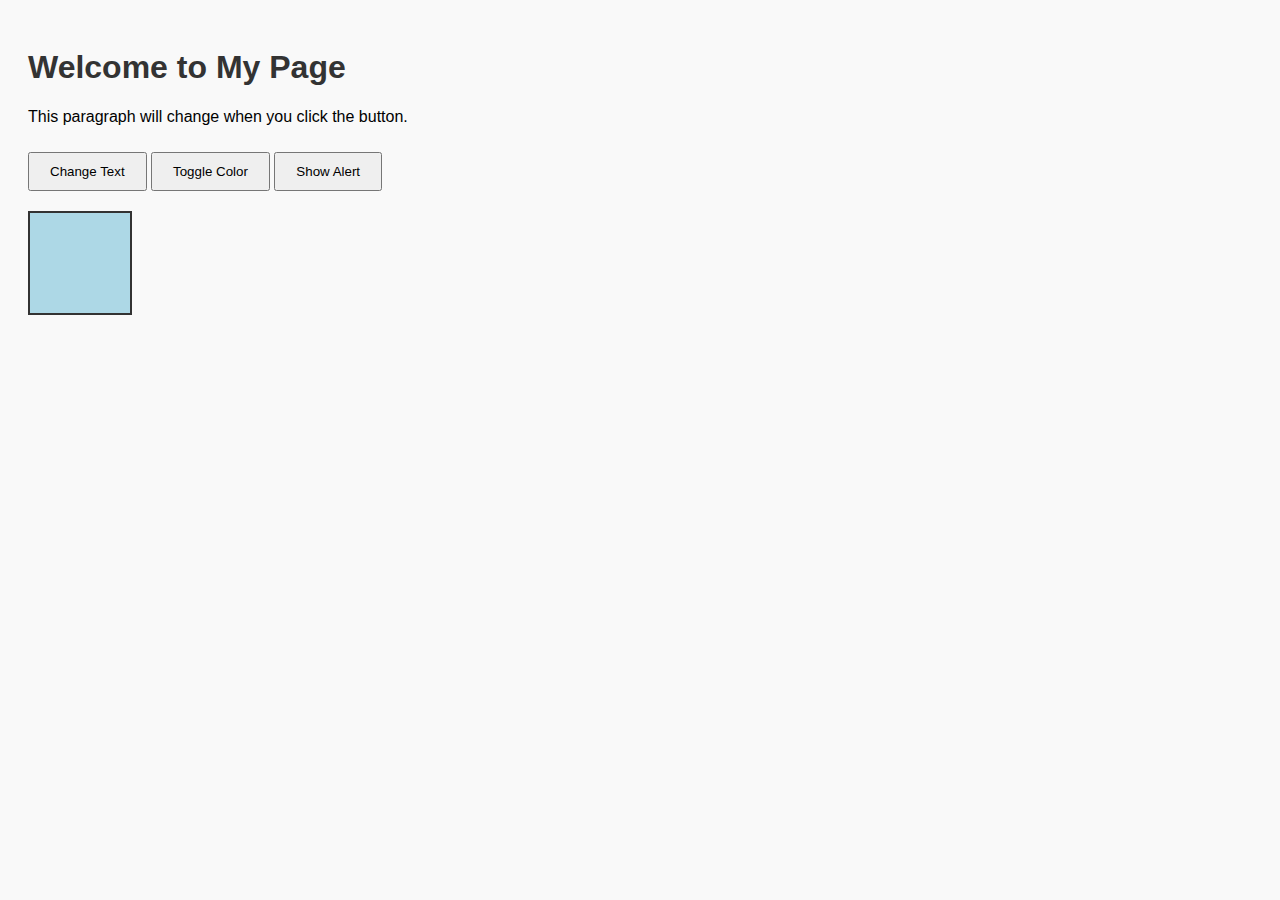
<file: index.html>
<!DOCTYPE html>
<html lang="en">
<head>
    <meta charset="UTF-8">
    <meta name="viewport" content="width=device-width, initial-scale=1.0">
    <title>HTML + JavaScript Example</title>
    <style>
        body {
            font-family: Arial, sans-serif;
            padding: 20px;
            background-color: #f9f9f9;
        }
        h1 {
            color: #333;
        }
        button {
            padding: 10px 20px;
            margin-top: 10px;
            cursor: pointer;
        }
        #colorBox {
            width: 100px;
            height: 100px;
            background-color: lightblue;
            margin-top: 20px;
            border: 2px solid #333;
        }
    </style>
</head>
<body>

    <h1 id="title">Welcome to My Page</h1>
    <p id="paragraph">This paragraph will change when you click the button.</p>

    <button onclick="changeText()">Change Text</button>
    <button onclick="toggleColor()">Toggle Color</button>
    <button onclick="showAlert()">Show Alert</button>

    <div id="colorBox"></div>

    <script>
        // Function to change the text of the paragraph
        function changeText() {
            document.getElementById('paragraph').innerText = "The text has been changed!";
            document.getElementById('title').innerText = "Text Changed!";
        }

        // Function to toggle the color of the box
        function toggleColor() {
            const box = document.getElementById('colorBox');
            if (box.style.backgroundColor === 'lightblue') {
                box.style.backgroundColor = 'lightgreen';
            } else {
                box.style.backgroundColor = 'lightblue';
            }
        }

        // Function to show an alert
        function showAlert() {
            alert('Hello! This is an alert from JavaScript.');
        }
    </script>

</body>
</html>
</file>
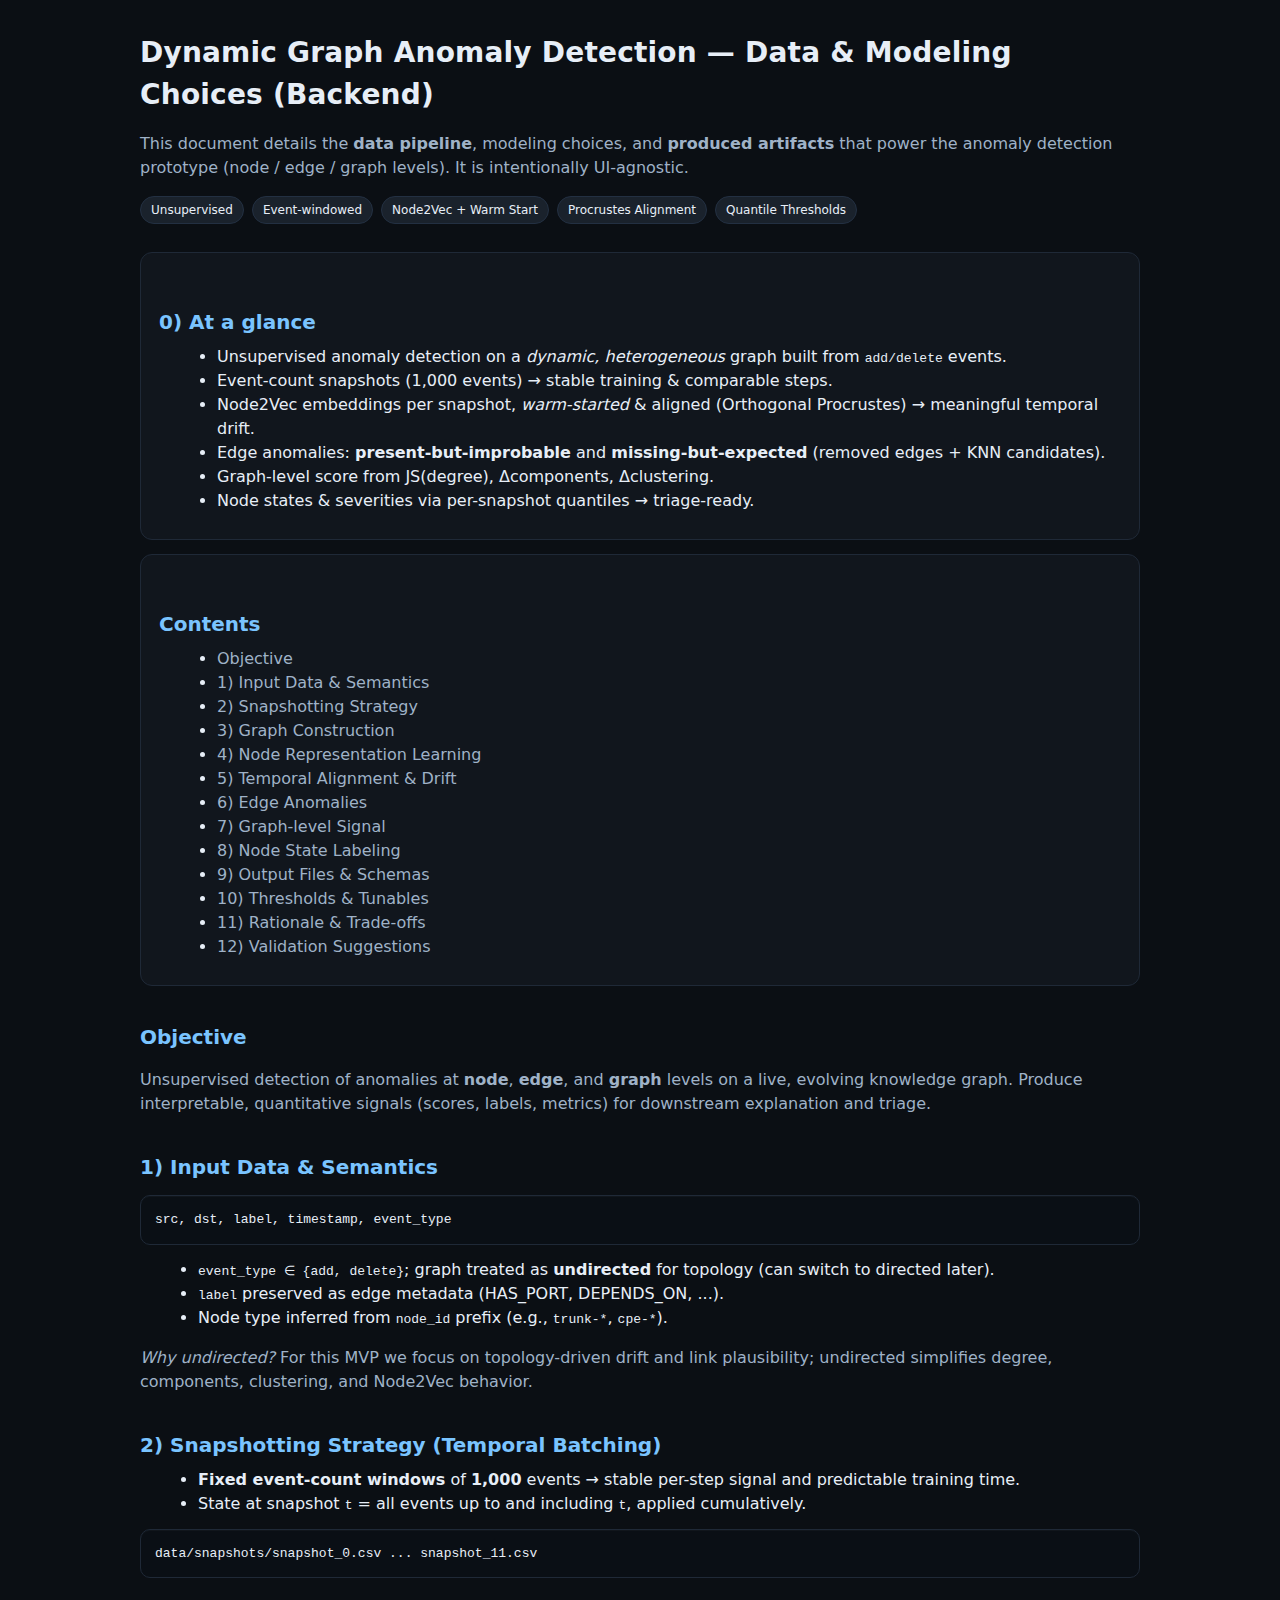
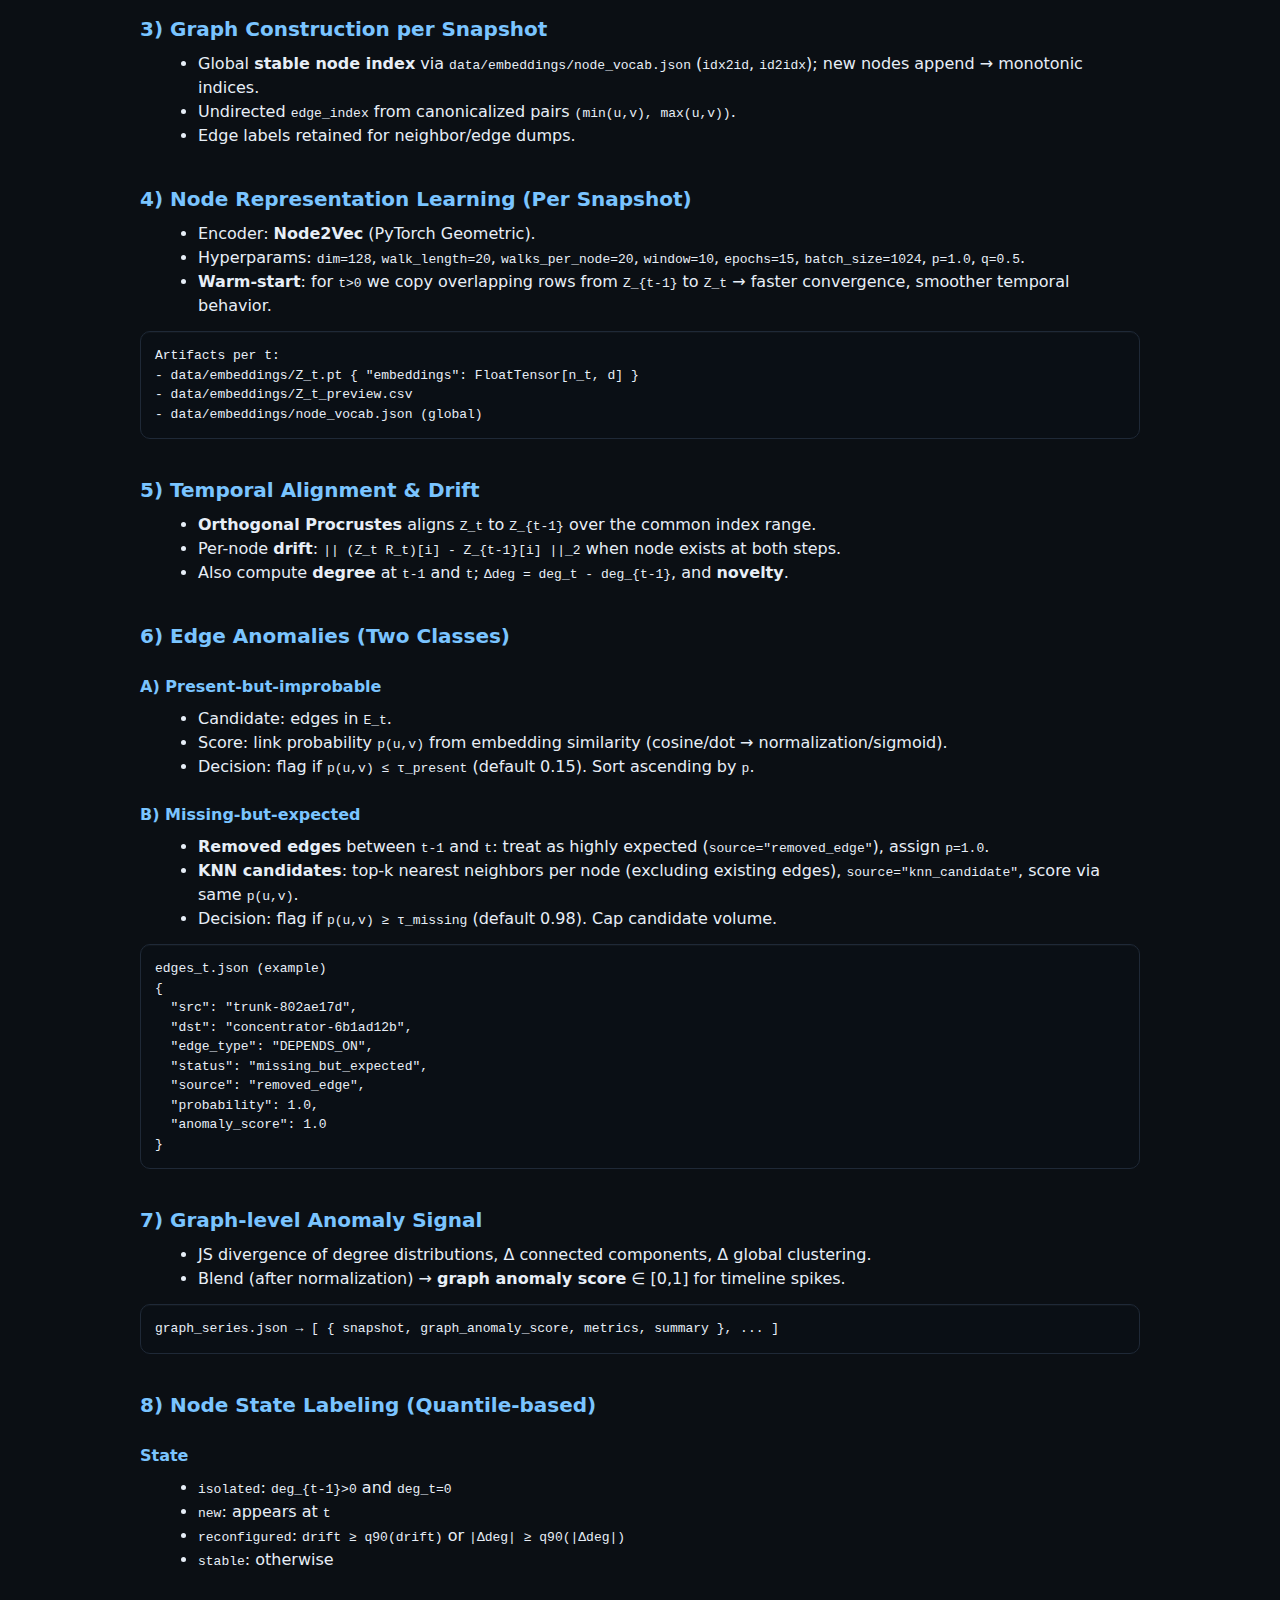
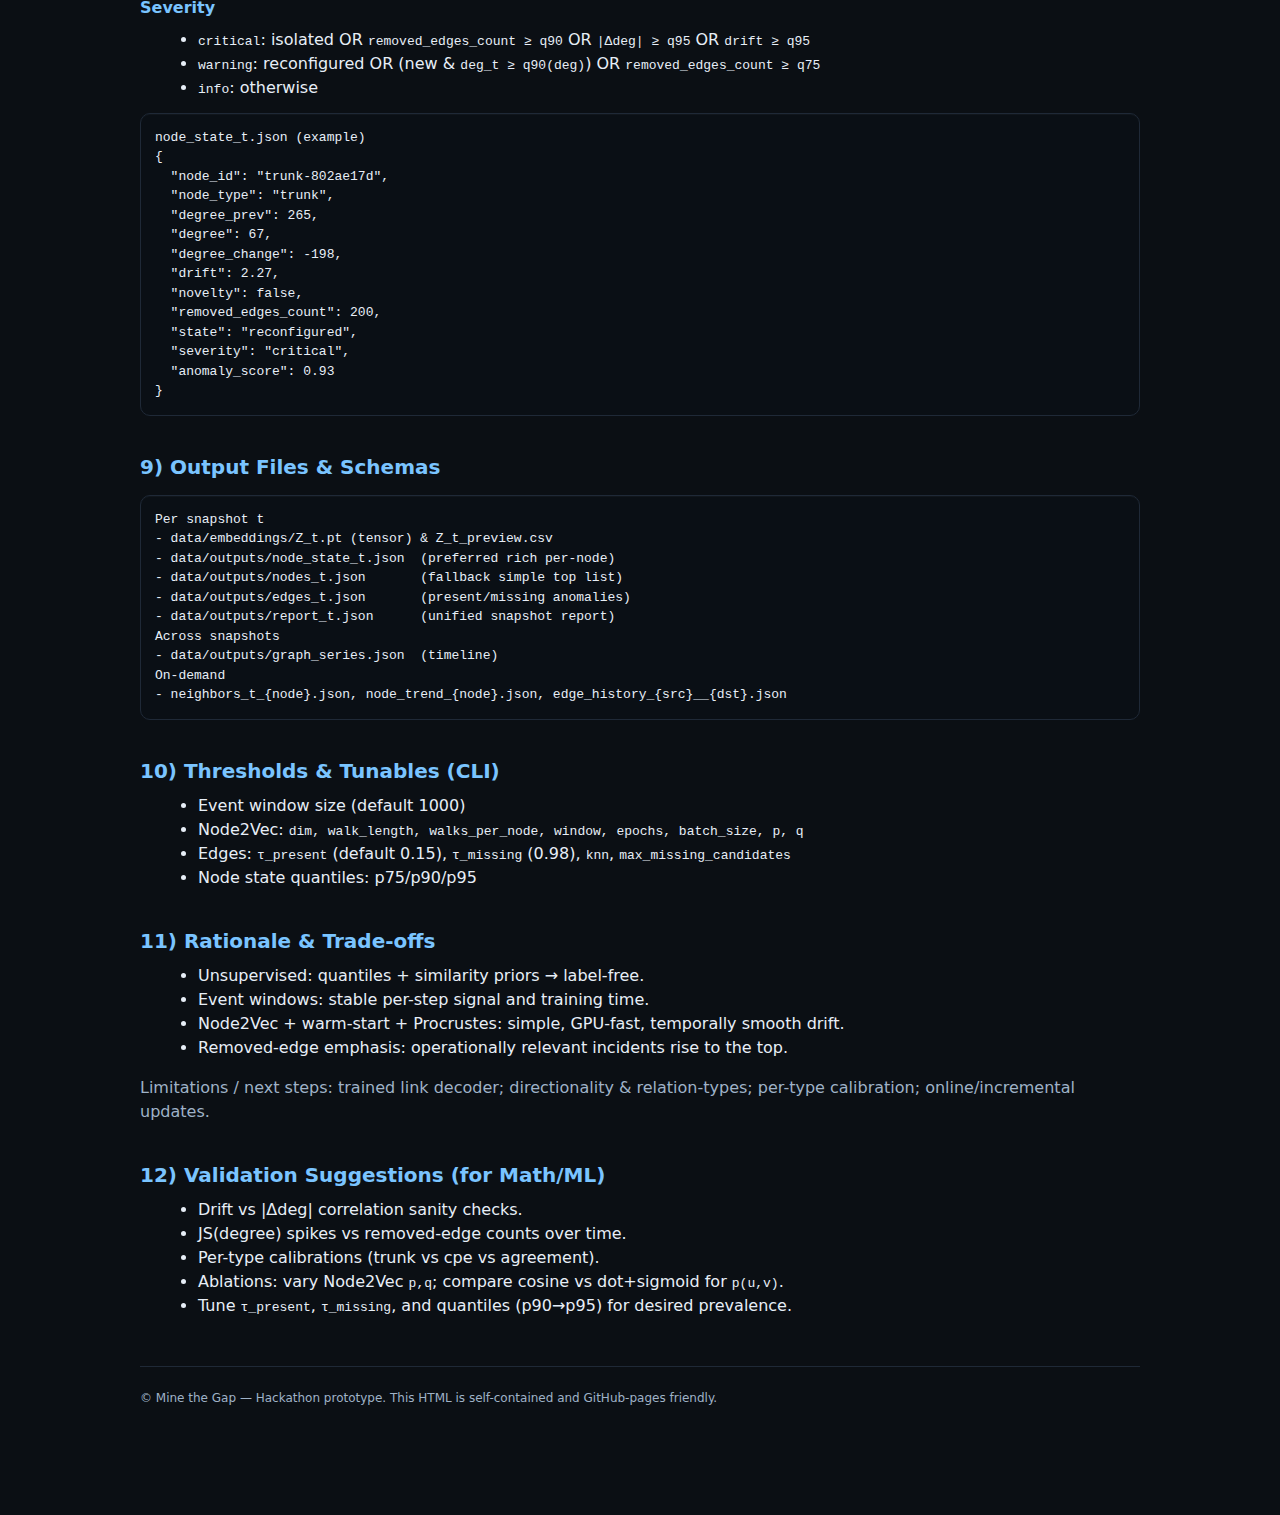
<file: brainstorming1.html>
<!doctype html>
<html lang="en">
<head>
  <meta charset="utf-8" />
  <meta name="viewport" content="width=device-width, initial-scale=1" />
  <title>Dynamic Graph Anomaly Detection — Data & Modeling Choices (Backend)</title>
  <style>
    :root {
      --bg: #0b0f14;
      --card: #11161d;
      --text: #e7eef7;
      --muted: #9fb2c7;
      --accent: #7ac4ff;
      --chip: #1a222c;
      --green: #4ade80;
      --amber: #f59e0b;
      --red: #ef4444;
      --mono: ui-monospace, SFMono-Regular, Menlo, Monaco, Consolas, "Liberation Mono", "Courier New", monospace;
      --sans: ui-sans-serif, system-ui, -apple-system, Segoe UI, Roboto, Ubuntu, Cantarell, Noto Sans, Helvetica, Arial, "Apple Color Emoji", "Segoe UI Emoji";
    }
    html, body { background: var(--bg); color: var(--text); margin: 0; font-family: var(--sans); line-height: 1.5; }
    .wrap { max-width: 1000px; margin: 0 auto; padding: 32px 20px 96px; }
    header { margin-bottom: 28px; }
    h1 { font-size: 28px; margin: 0 0 8px; letter-spacing: .2px; }
    h2 { margin: 36px 0 8px; font-size: 20px; color: var(--accent); }
    h3 { margin: 24px 0 6px; font-size: 16px; color: var(--accent); }
    p { color: var(--muted); }
    .card { background: var(--card); border: 1px solid #1f2937; border-radius: 12px; padding: 18px 18px; margin: 14px 0; }
    .grid { display: grid; gap: 14px; grid-template-columns: repeat(12, 1fr); }
    .col-6 { grid-column: span 6; }
    .col-12 { grid-column: span 12; }
    .chips { display:flex; flex-wrap: wrap; gap:8px; margin-top:8px; }
    .chip { background: var(--chip); border: 1px solid #233042; color: var(--text); padding: 4px 10px; border-radius: 999px; font-size: 12px; }
    code, pre { font-family: var(--mono); font-size: 13px; }
    pre { background: #0a0f15; color: var(--text); border:1px solid #1f2937; border-radius: 10px; padding: 14px; overflow: auto; box-shadow: inset 0 1px 0 rgba(255,255,255,.03); }
    kbd { font-family: var(--mono); background:#0f1720; border:1px solid #293548; border-radius:6px; padding:2px 6px; }
    a { color: var(--accent); text-decoration: none; }
    a:hover { text-decoration: underline; }
    ul { margin: 8px 0 8px 18px; }
    .toc a { color: var(--muted); }
    .muted { color: var(--muted); }
    .ok { color: var(--green); }
    .warn { color: var(--amber); }
    .crit { color: var(--red); }
    .footer { margin-top: 48px; font-size: 12px; color: var(--muted); }
    .hr { height:1px; background:#1f2937; margin: 22px 0; border:0; }
    @media (max-width: 900px) { .col-6 { grid-column: span 12; } }
  </style>
</head>
<body>
  <div class="wrap">
    <header>
      <h1>Dynamic Graph Anomaly Detection — Data & Modeling Choices (Backend)</h1>
      <p class="muted">This document details the <strong>data pipeline</strong>, modeling choices, and <strong>produced artifacts</strong> that power the anomaly detection prototype (node / edge / graph levels). It is intentionally UI-agnostic.</p>
      <div class="chips">
        <span class="chip">Unsupervised</span>
        <span class="chip">Event-windowed</span>
        <span class="chip">Node2Vec + Warm Start</span>
        <span class="chip">Procrustes Alignment</span>
        <span class="chip">Quantile Thresholds</span>
      </div>
    </header>

    <div class="card">
      <h2 id="at-a-glance">0) At a glance</h2>
      <ul>
        <li>Unsupervised anomaly detection on a <em>dynamic, heterogeneous</em> graph built from <code>add/delete</code> events.</li>
        <li>Event-count snapshots (1,000 events) → stable training & comparable steps.</li>
        <li>Node2Vec embeddings per snapshot, <em>warm-started</em> & aligned (Orthogonal Procrustes) → meaningful temporal drift.</li>
        <li>Edge anomalies: <strong>present-but-improbable</strong> and <strong>missing-but-expected</strong> (removed edges + KNN candidates).</li>
        <li>Graph-level score from JS(degree), Δcomponents, Δclustering.</li>
        <li>Node states & severities via per-snapshot quantiles → triage-ready.</li>
      </ul>
    </div>

    <div class="card toc">
      <h2>Contents</h2>
      <ul>
        <li><a href="#objective">Objective</a></li>
        <li><a href="#input">1) Input Data & Semantics</a></li>
        <li><a href="#snapshots">2) Snapshotting Strategy</a></li>
        <li><a href="#graph-build">3) Graph Construction</a></li>
        <li><a href="#embeddings">4) Node Representation Learning</a></li>
        <li><a href="#alignment">5) Temporal Alignment & Drift</a></li>
        <li><a href="#edges">6) Edge Anomalies</a></li>
        <li><a href="#graph">7) Graph-level Signal</a></li>
        <li><a href="#node-state">8) Node State Labeling</a></li>
        <li><a href="#outputs">9) Output Files & Schemas</a></li>
        <li><a href="#thresholds">10) Thresholds & Tunables</a></li>
        <li><a href="#rationale">11) Rationale & Trade-offs</a></li>
        <li><a href="#validation">12) Validation Suggestions</a></li>
      </ul>
    </div>

    <section id="objective">
      <h2>Objective</h2>
      <p>Unsupervised detection of anomalies at <strong>node</strong>, <strong>edge</strong>, and <strong>graph</strong> levels on a live, evolving knowledge graph. Produce interpretable, quantitative signals (scores, labels, metrics) for downstream explanation and triage.</p>
    </section>

    <section id="input">
      <h2>1) Input Data & Semantics</h2>
      <pre><code>src, dst, label, timestamp, event_type</code></pre>
      <ul>
        <li><code>event_type ∈ {add, delete}</code>; graph treated as <strong>undirected</strong> for topology (can switch to directed later).</li>
        <li><code>label</code> preserved as edge metadata (HAS_PORT, DEPENDS_ON, ...).</li>
        <li>Node type inferred from <code>node_id</code> prefix (e.g., <code>trunk-*</code>, <code>cpe-*</code>).</li>
      </ul>
      <p class="muted"><em>Why undirected?</em> For this MVP we focus on topology-driven drift and link plausibility; undirected simplifies degree, components, clustering, and Node2Vec behavior.</p>
    </section>

    <section id="snapshots">
      <h2>2) Snapshotting Strategy (Temporal Batching)</h2>
      <ul>
        <li><strong>Fixed event-count windows</strong> of <strong>1,000</strong> events → stable per-step signal and predictable training time.</li>
        <li>State at snapshot <code>t</code> = all events up to and including <code>t</code>, applied cumulatively.</li>
      </ul>
      <pre><code>data/snapshots/snapshot_0.csv ... snapshot_11.csv</code></pre>
    </section>

    <section id="graph-build">
      <h2>3) Graph Construction per Snapshot</h2>
      <ul>
        <li>Global <strong>stable node index</strong> via <code>data/embeddings/node_vocab.json</code> (<code>idx2id</code>, <code>id2idx</code>); new nodes append → monotonic indices.</li>
        <li>Undirected <code>edge_index</code> from canonicalized pairs <code>(min(u,v), max(u,v))</code>.</li>
        <li>Edge labels retained for neighbor/edge dumps.</li>
      </ul>
    </section>

    <section id="embeddings">
      <h2>4) Node Representation Learning (Per Snapshot)</h2>
      <ul>
        <li>Encoder: <strong>Node2Vec</strong> (PyTorch Geometric).</li>
        <li>Hyperparams: <code>dim=128</code>, <code>walk_length=20</code>, <code>walks_per_node=20</code>, <code>window=10</code>, <code>epochs=15</code>, <code>batch_size=1024</code>, <code>p=1.0</code>, <code>q=0.5</code>.</li>
        <li><strong>Warm-start</strong>: for <code>t&gt;0</code> we copy overlapping rows from <code>Z_{t-1}</code> to <code>Z_t</code> → faster convergence, smoother temporal behavior.</li>
      </ul>
      <pre><code>Artifacts per t:
- data/embeddings/Z_t.pt { "embeddings": FloatTensor[n_t, d] }
- data/embeddings/Z_t_preview.csv
- data/embeddings/node_vocab.json (global)</code></pre>
    </section>

    <section id="alignment">
      <h2>5) Temporal Alignment & Drift</h2>
      <ul>
        <li><strong>Orthogonal Procrustes</strong> aligns <code>Z_t</code> to <code>Z_{t-1}</code> over the common index range.</li>
        <li>Per-node <strong>drift</strong>: <code>|| (Z_t R_t)[i] - Z_{t-1}[i] ||_2</code> when node exists at both steps.</li>
        <li>Also compute <strong>degree</strong> at <code>t-1</code> and <code>t</code>; <code>Δdeg = deg_t - deg_{t-1}</code>, and <strong>novelty</strong>.</li>
      </ul>
    </section>

    <section id="edges">
      <h2>6) Edge Anomalies (Two Classes)</h2>
      <h3>A) Present-but-improbable</h3>
      <ul>
        <li>Candidate: edges in <code>E_t</code>.</li>
        <li>Score: link probability <code>p(u,v)</code> from embedding similarity (cosine/dot → normalization/sigmoid).</li>
        <li>Decision: flag if <code>p(u,v) ≤ τ_present</code> (default 0.15). Sort ascending by <code>p</code>.</li>
      </ul>

      <h3>B) Missing-but-expected</h3>
      <ul>
        <li><strong>Removed edges</strong> between <code>t-1</code> and <code>t</code>: treat as highly expected (<code>source="removed_edge"</code>), assign <code>p=1.0</code>.</li>
        <li><strong>KNN candidates</strong>: top-k nearest neighbors per node (excluding existing edges), <code>source="knn_candidate"</code>, score via same <code>p(u,v)</code>.</li>
        <li>Decision: flag if <code>p(u,v) ≥ τ_missing</code> (default 0.98). Cap candidate volume.</li>
      </ul>

      <pre><code>edges_t.json (example)
{
  "src": "trunk-802ae17d",
  "dst": "concentrator-6b1ad12b",
  "edge_type": "DEPENDS_ON",
  "status": "missing_but_expected",
  "source": "removed_edge",
  "probability": 1.0,
  "anomaly_score": 1.0
}</code></pre>
    </section>

    <section id="graph">
      <h2>7) Graph-level Anomaly Signal</h2>
      <ul>
        <li>JS divergence of degree distributions, Δ connected components, Δ global clustering.</li>
        <li>Blend (after normalization) → <strong>graph anomaly score</strong> ∈ [0,1] for timeline spikes.</li>
      </ul>
      <pre><code>graph_series.json → [ { snapshot, graph_anomaly_score, metrics, summary }, ... ]</code></pre>
    </section>

    <section id="node-state">
      <h2>8) Node State Labeling (Quantile-based)</h2>
      <h3>State</h3>
      <ul>
        <li><code>isolated</code>: <code>deg_{t-1}&gt;0</code> and <code>deg_t=0</code></li>
        <li><code>new</code>: appears at <code>t</code></li>
        <li><code>reconfigured</code>: <code>drift ≥ q90(drift)</code> or <code>|Δdeg| ≥ q90(|Δdeg|)</code></li>
        <li><code>stable</code>: otherwise</li>
      </ul>
      <h3>Severity</h3>
      <ul>
        <li><code>critical</code>: isolated OR <code>removed_edges_count ≥ q90</code> OR <code>|Δdeg| ≥ q95</code> OR <code>drift ≥ q95</code></li>
        <li><code>warning</code>: reconfigured OR (new &amp; <code>deg_t ≥ q90(deg)</code>) OR <code>removed_edges_count ≥ q75</code></li>
        <li><code>info</code>: otherwise</li>
      </ul>

      <pre><code>node_state_t.json (example)
{
  "node_id": "trunk-802ae17d",
  "node_type": "trunk",
  "degree_prev": 265,
  "degree": 67,
  "degree_change": -198,
  "drift": 2.27,
  "novelty": false,
  "removed_edges_count": 200,
  "state": "reconfigured",
  "severity": "critical",
  "anomaly_score": 0.93
}</code></pre>
    </section>

    <section id="outputs">
      <h2>9) Output Files & Schemas</h2>
      <pre><code>Per snapshot t
- data/embeddings/Z_t.pt (tensor) & Z_t_preview.csv
- data/outputs/node_state_t.json  (preferred rich per-node)
- data/outputs/nodes_t.json       (fallback simple top list)
- data/outputs/edges_t.json       (present/missing anomalies)
- data/outputs/report_t.json      (unified snapshot report)
Across snapshots
- data/outputs/graph_series.json  (timeline)
On-demand
- neighbors_t_{node}.json, node_trend_{node}.json, edge_history_{src}__{dst}.json</code></pre>
    </section>

    <section id="thresholds">
      <h2>10) Thresholds & Tunables (CLI)</h2>
      <ul>
        <li>Event window size (default 1000)</li>
        <li>Node2Vec: <code>dim, walk_length, walks_per_node, window, epochs, batch_size, p, q</code></li>
        <li>Edges: <code>τ_present</code> (default 0.15), <code>τ_missing</code> (0.98), <code>knn</code>, <code>max_missing_candidates</code></li>
        <li>Node state quantiles: p75/p90/p95</li>
      </ul>
    </section>

    <section id="rationale">
      <h2>11) Rationale & Trade-offs</h2>
      <ul>
        <li>Unsupervised: quantiles + similarity priors → label-free.</li>
        <li>Event windows: stable per-step signal and training time.</li>
        <li>Node2Vec + warm-start + Procrustes: simple, GPU-fast, temporally smooth drift.</li>
        <li>Removed-edge emphasis: operationally relevant incidents rise to the top.</li>
      </ul>
      <p class="muted">Limitations / next steps: trained link decoder; directionality & relation-types; per-type calibration; online/incremental updates.</p>
    </section>

    <section id="validation">
      <h2>12) Validation Suggestions (for Math/ML)</h2>
      <ul>
        <li>Drift vs |Δdeg| correlation sanity checks.</li>
        <li>JS(degree) spikes vs removed-edge counts over time.</li>
        <li>Per-type calibrations (trunk vs cpe vs agreement).</li>
        <li>Ablations: vary Node2Vec <code>p,q</code>; compare cosine vs dot+sigmoid for <code>p(u,v)</code>.</li>
        <li>Tune <code>τ_present</code>, <code>τ_missing</code>, and quantiles (p90→p95) for desired prevalence.</li>
      </ul>
    </section>

    <div class="footer">
      <div class="hr"></div>
      <p>© Mine the Gap — Hackathon prototype. This HTML is self-contained and GitHub-pages friendly.</p>
    </div>
  </div>
</body>
</html>
</file>
